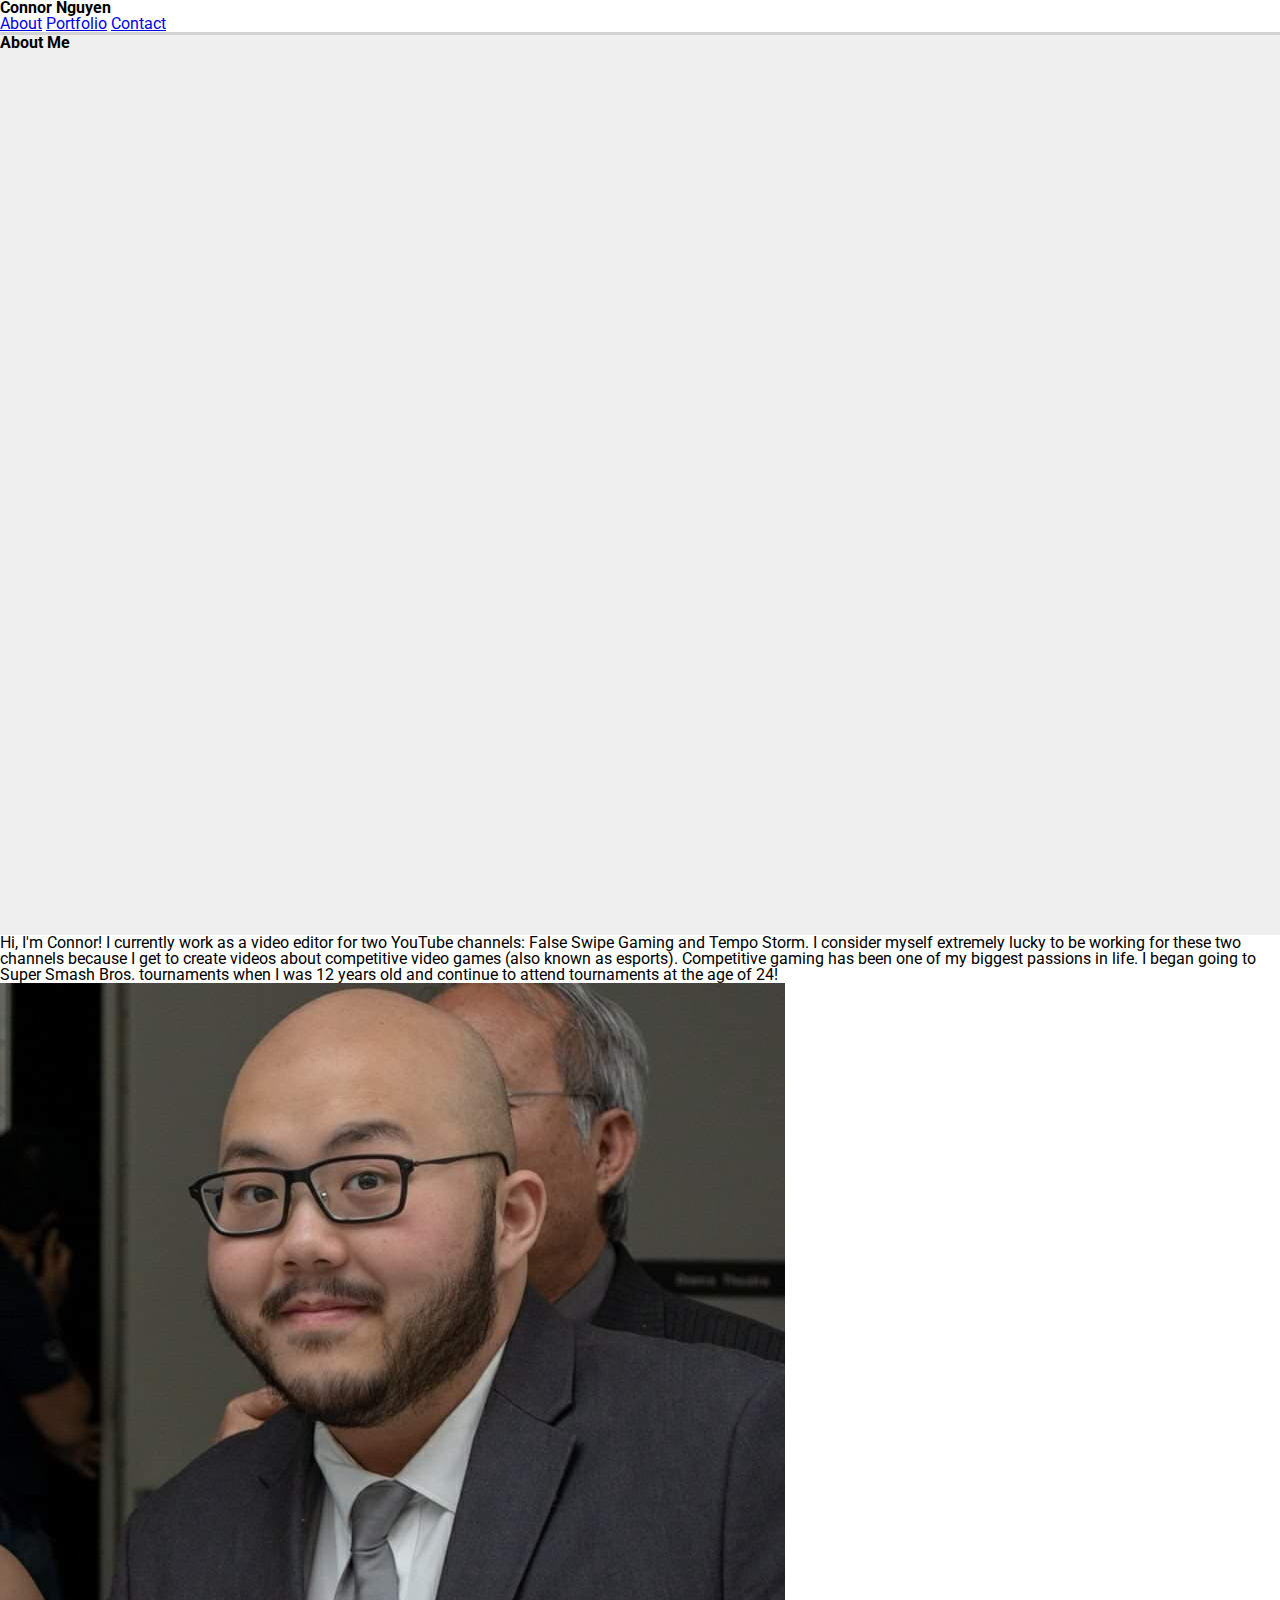
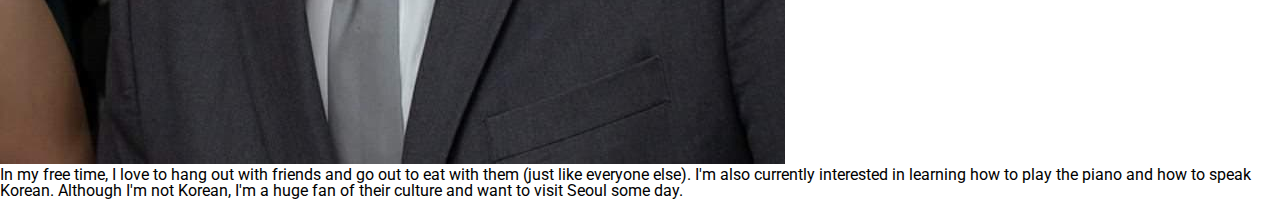
<file: index.html>
<!DOCTYPE html>
<html lang="en">
<head>
    <meta charset="UTF-8">
    <meta name="viewport" content="width=device-width, initial-scale=1.0">
    <meta http-equiv="X-UA-Compatible" content="ie=edge">
    <title>Home Page</title>
    <link href="https://fonts.googleapis.com/css?family=Roboto" rel="stylesheet">
    <link rel="stylesheet" href="./assets/css/reset.css">
    <link rel="stylesheet" href="./assets/css/style.css">
</head>

<body>
    <div class="navbar">
        <h1 id="myname">Connor Nguyen</h1>
        <a href="index.html">About</a>
        <a href="./portfolio.html">Portfolio</a>
        <a href="./contact.html">Contact</a>
    </div>
    <div class="container">
        <h1 id="about">About Me</h1>
    </div>
    <div id="paragraph1">Hi, I'm Connor! I currently work as a video editor for two YouTube channels: False Swipe Gaming and Tempo Storm. I consider myself extremely lucky to be working for these two channels because I get to create videos about competitive video games (also known as esports). Competitive gaming has been one of my biggest passions in life. I began going to Super Smash Bros. tournaments when I was 12 years old and continue to attend tournaments at the age of 24!</div>
    <img src="./assets/images/profile photo.jpg" alt="profile photo">
    <div id="paragraph2">In my free time, I love to hang out with friends and go out to eat with them (just like everyone else). I'm also currently interested in learning how to play the piano and how to speak Korean. Although I'm not Korean, I'm a huge fan of their culture and want to visit Seoul some day.</div>
</body>
</html>
</file>
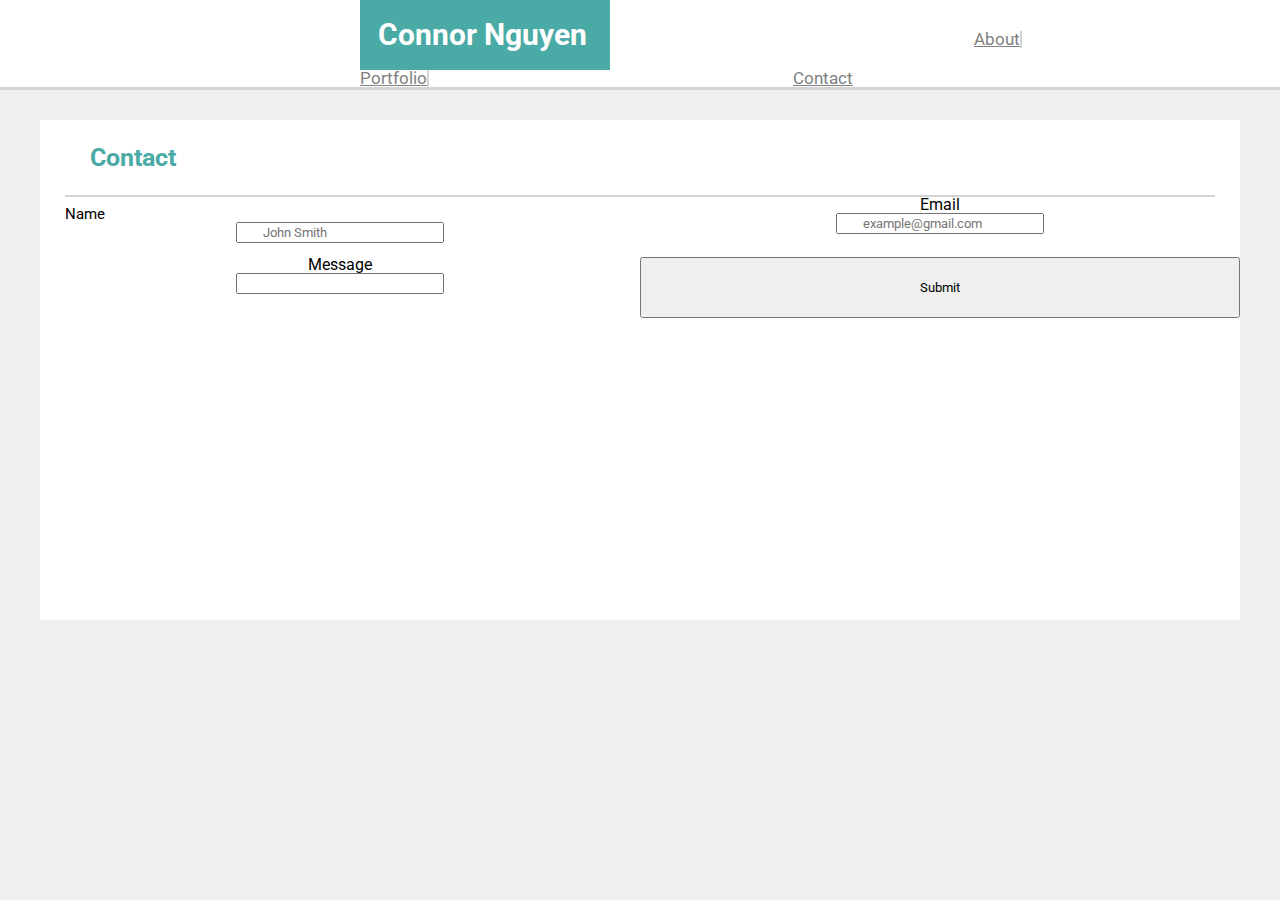
<file: contact.html>
<!DOCTYPE html>
<html lang="en">
<head>
    <meta charset="UTF-8">
    <meta name="viewport" content="width=device-width, initial-scale=1.0">
    <title>Contact</title>
    <link href="https://fonts.googleapis.com/css?family=Roboto" rel="stylesheet">
    <link rel="stylesheet" href="./assets/css/reset.css">
    <link rel="stylesheet" href="./assets/css/style.css">
</head>

<body>
    <div class="container">
        <div>
            <ul class="navbar">
                <li><h1 id="MyName">Connor Nguyen</h1></li>
                <li><a id="AboutLink" href="index.html">About</a></li>
                <li><a id="PortfolioLink" href="./portfolio.html">Portfolio</a></li>
                <li><a id="ContactLink" href="./contact.html">Contact</a></li>
            </ul>
        </div>
        <div class="box">
            <div id="contact">
                <h2>Contact</h2>
            </div>
            <form>
                <p id="name">Name</p>
                <input class="textbox" type="text" name="name" placeholder="John Smith">
            </form>
            <form>
                <p id="email">Email</p>
                <input class="textbox" type="text" name="email" placeholder="example@gmail.com">
            </form>
            <form>
                <p id="message">Message</p>
                <input class="textbox" type="text" name="message">
            </form>
            <input type="submit" value="Submit">
        </div>
    </div>
</body>
</html>
</file>
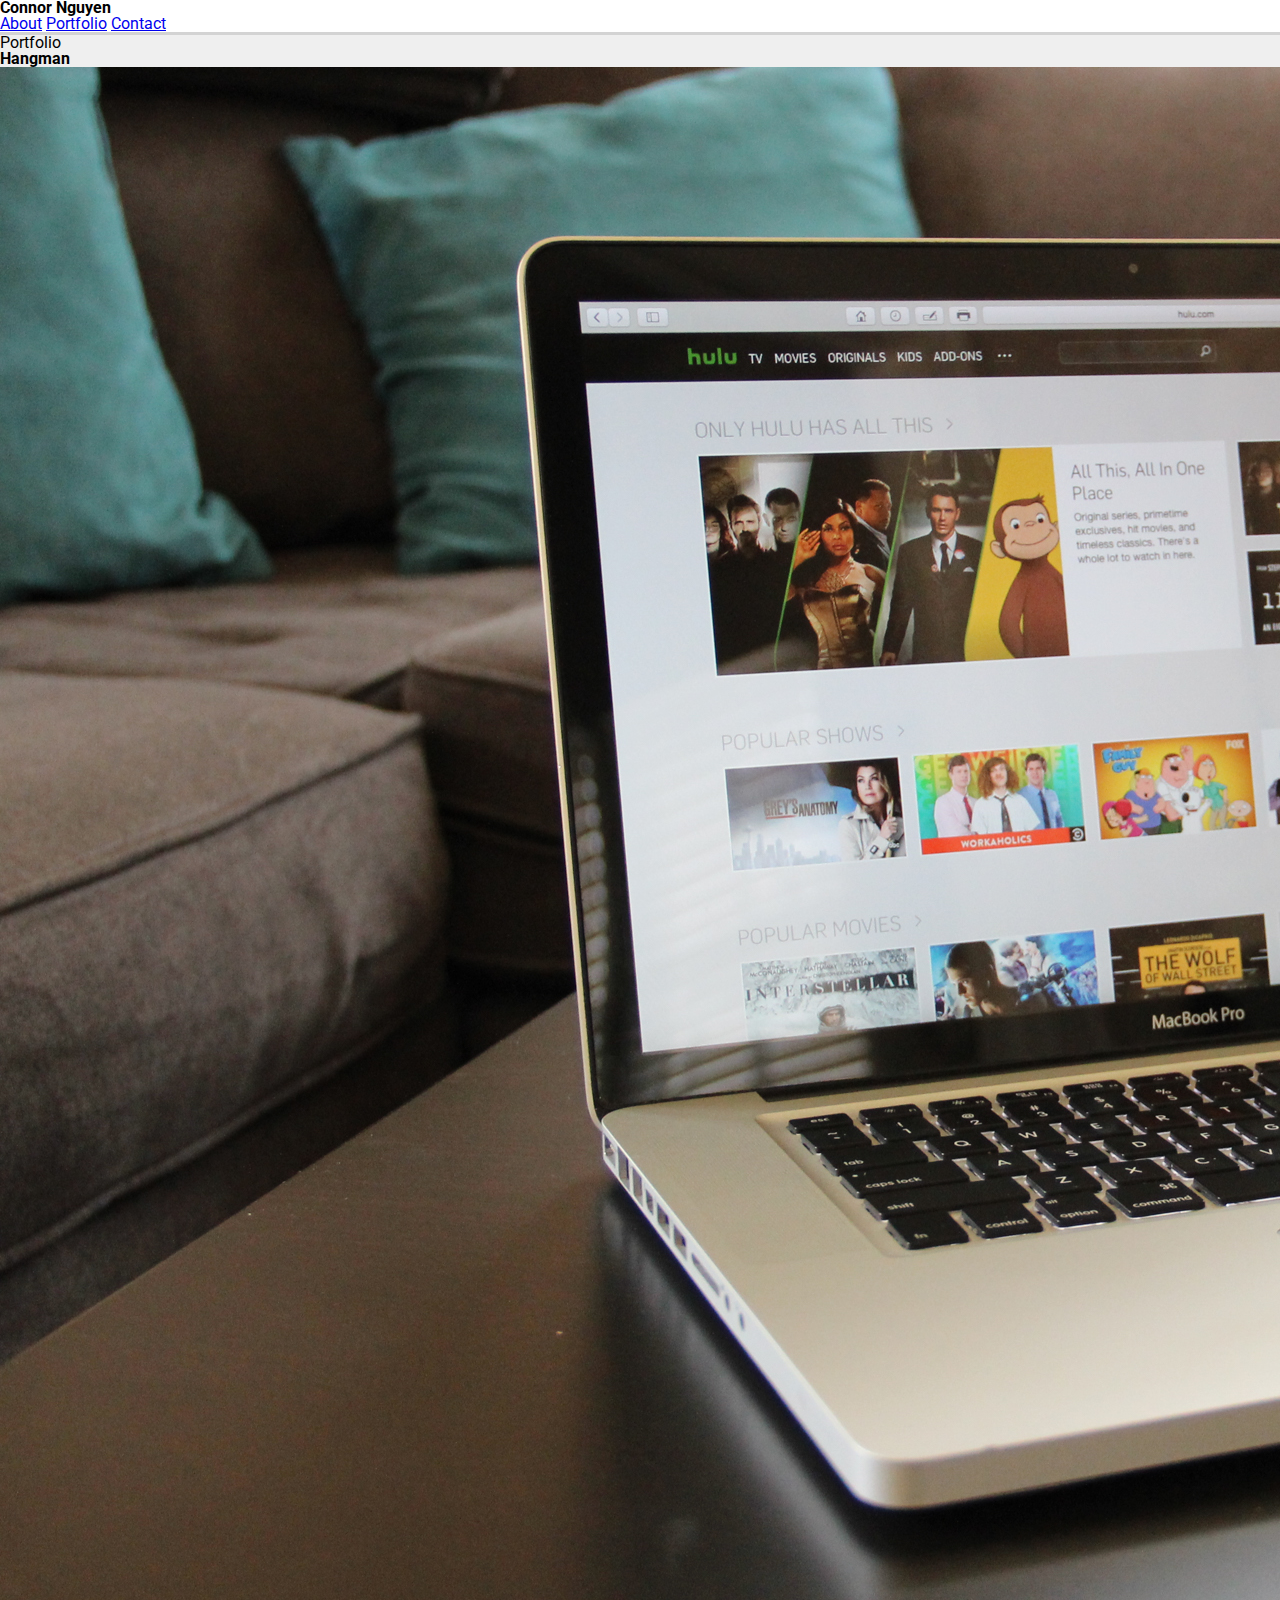
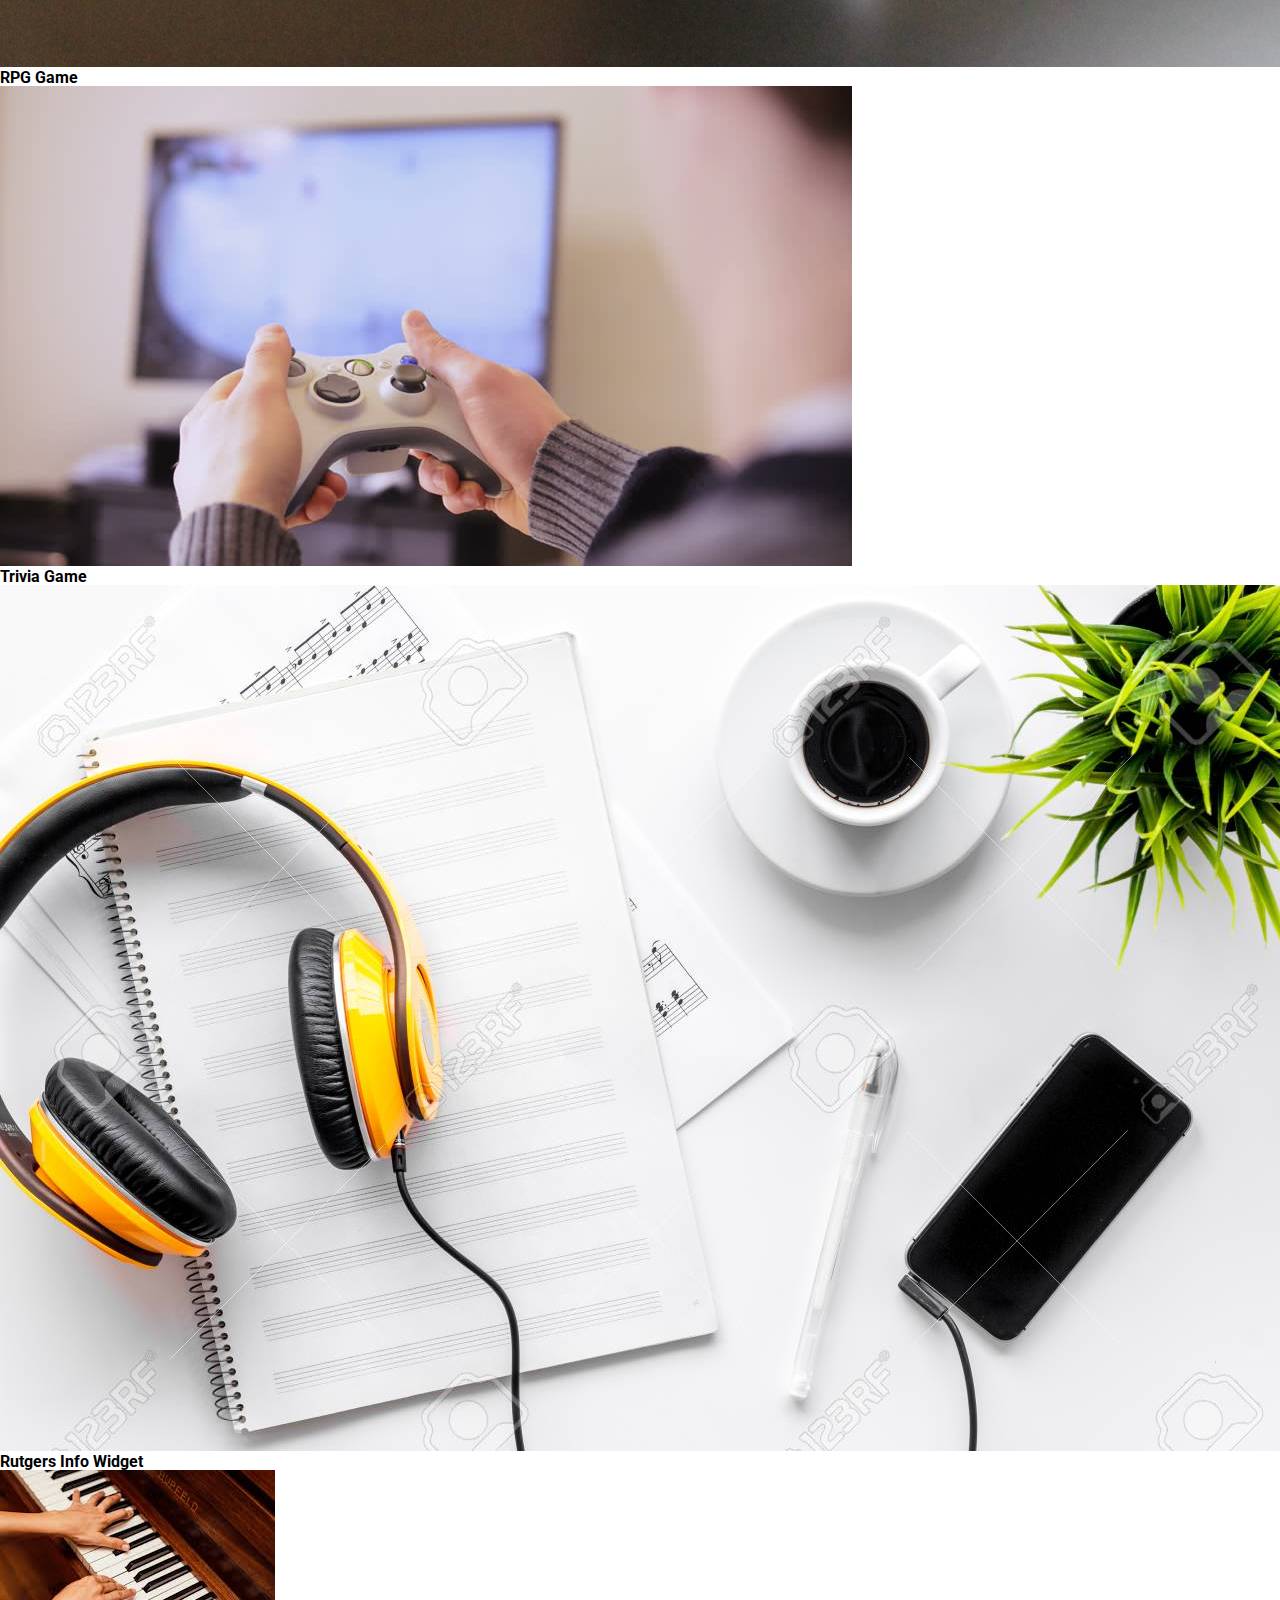
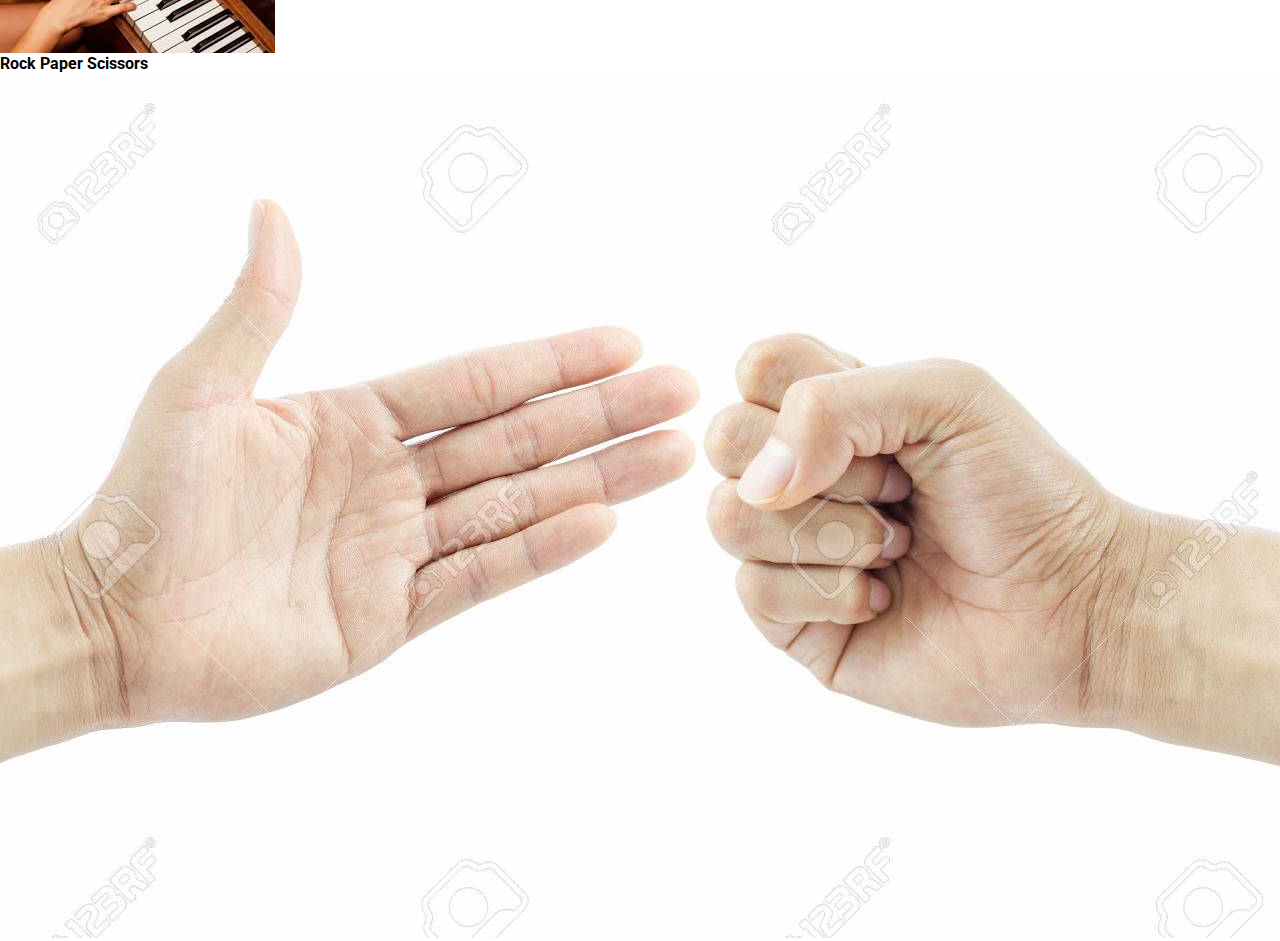
<file: portfolio.html>
<!DOCTYPE html>
<html lang="en">
<head>
    <meta charset="UTF-8">
    <meta name="viewport" content="width=device-width, initial-scale=1.0">
    <meta http-equiv="X-UA-Compatible" content="ie=edge">
    <title>Portfolio</title>
    <link href="https://fonts.googleapis.com/css?family=Roboto" rel="stylesheet">
    <link rel="stylesheet" href="./assets/css/reset.css">
    <link rel="stylesheet" href="./assets/css/style.css">
</head>

<body>
    <div class="navbar">
        <h1 id="myname">Connor Nguyen</h1>
        <a href="index.html">About</a>
        <a href="./portfolio.html">Portfolio</a>
        <a href="./contact.html">Contact</a>
    </div>
    <div class="container">
        <p id="portfolio">Portfolio</p>
        <h2 id="Hangman">Hangman</h2>
            <img src="./assets/images/stock image 1.jpg" alt="Hangman image">
        <h2 id="RPG Game">RPG Game</h2>
            <img src="./assets/images/stock image 2.jpg" alt="RPG Game image">
        <h2 id="Trivia Game">Trivia Game</h2>
            <img src="./assets/images/stock image 3.jpg" alt="Trivia Game image">
        <h2 id="Rutgers Info Widget">Rutgers Info Widget</h2>
            <img src="./assets/images/stock image 4.jpg" alt="Rutgers Info Widget image">
        <h2 id="Rock Paper Scissors">Rock Paper Scissors</h2>
            <img src="./assets/images/stock image 5.jpg" alt="Rock Paper Scissors image">
    </div>
</body>
</html>
</file>
<file: assets/css/style.css>
* {
    font-family: 'Roboto', sans-serif;
}
/* .navbar {
    display: inline;
    grid-template-columns: 5fr 1fr 1fr 1fr ;
    grid-template-rows: 1fr;
    padding-bottom: 0px;
    border-bottom: solid lightgray;
    padding-left: 300px;
} */
html, body {
    height: 100%;
    margin: 0;
}
.container {
    background-color: #EFEFEF;
    height: 100%;
}
.navbar {
    background-color: white;
    border-bottom: solid lightgray; 
}
ul {
    list-style-type: none;
    margin: 0 auto;
    padding: 0;
}
li {
    padding-left: 360px;
    display: inline-block;
    border-right: 2px solid lightgray;
    text-align: center;
}
li:first-child {
    border: none;
}
li:last-child {
    border: none;
}
#MyName {
    background-color: #4AAAA5;
    width: 250px;
    height: 70px;
    padding-top: 20px;
    padding-right: 5px;
    color: white;
    text-align: center;
    font-size: 30px;
    font-weight: bold;
}
#AboutLink {
    margin-top: 25px;
    padding-left: 0px;
    color: gray;
    /* text-decoration: none; */
    font-size: 17px;
    text-align: center;
}
#PortfolioLink {
    margin-top: 25px;
    padding-left: 0px;
    color: gray;
    /* text-decoration: none; */
    font-size: 17px;
    text-align: center;
}
#ContactLink {
    margin-top: 25px;
    padding-right: px;
    color: gray;
    /* text-decoration: none; */
    font-size: 17px;
    text-align: center;
}
.box {
    display: grid; 
    grid-template-columns: 1fr 1fr;
    grid-template-rows: 1fr 1fr 1fr 4fr 1fr;
    background-color: white;
    margin-top: 30px;
    margin-left: auto;
    margin-right: auto;
    width: 1200px;
    height: 500px;
    text-align:center; 
}
#contact {
    color: #4AAAA5;
    font-size: 25px;
    text-align: left;
    grid-column: 1 / span 2;
    grid-row: 1 / span 1;
    padding-top: 25px;
    padding-bottom: 25px;
    padding-left: 25px;
    border-bottom: 2px solid lightgray;
    margin: auto; 
    width: 1150px;
    height: auto;
}
#name {
    grid-column: 1 / span 2;
    grid-row: 2 / span 1;
    font-size: 15px;
    text-align: left;
    padding-top: 10px;
    padding-left: 25px;
}
.textbox {
    padding-left: 25px; 
}
</file>
